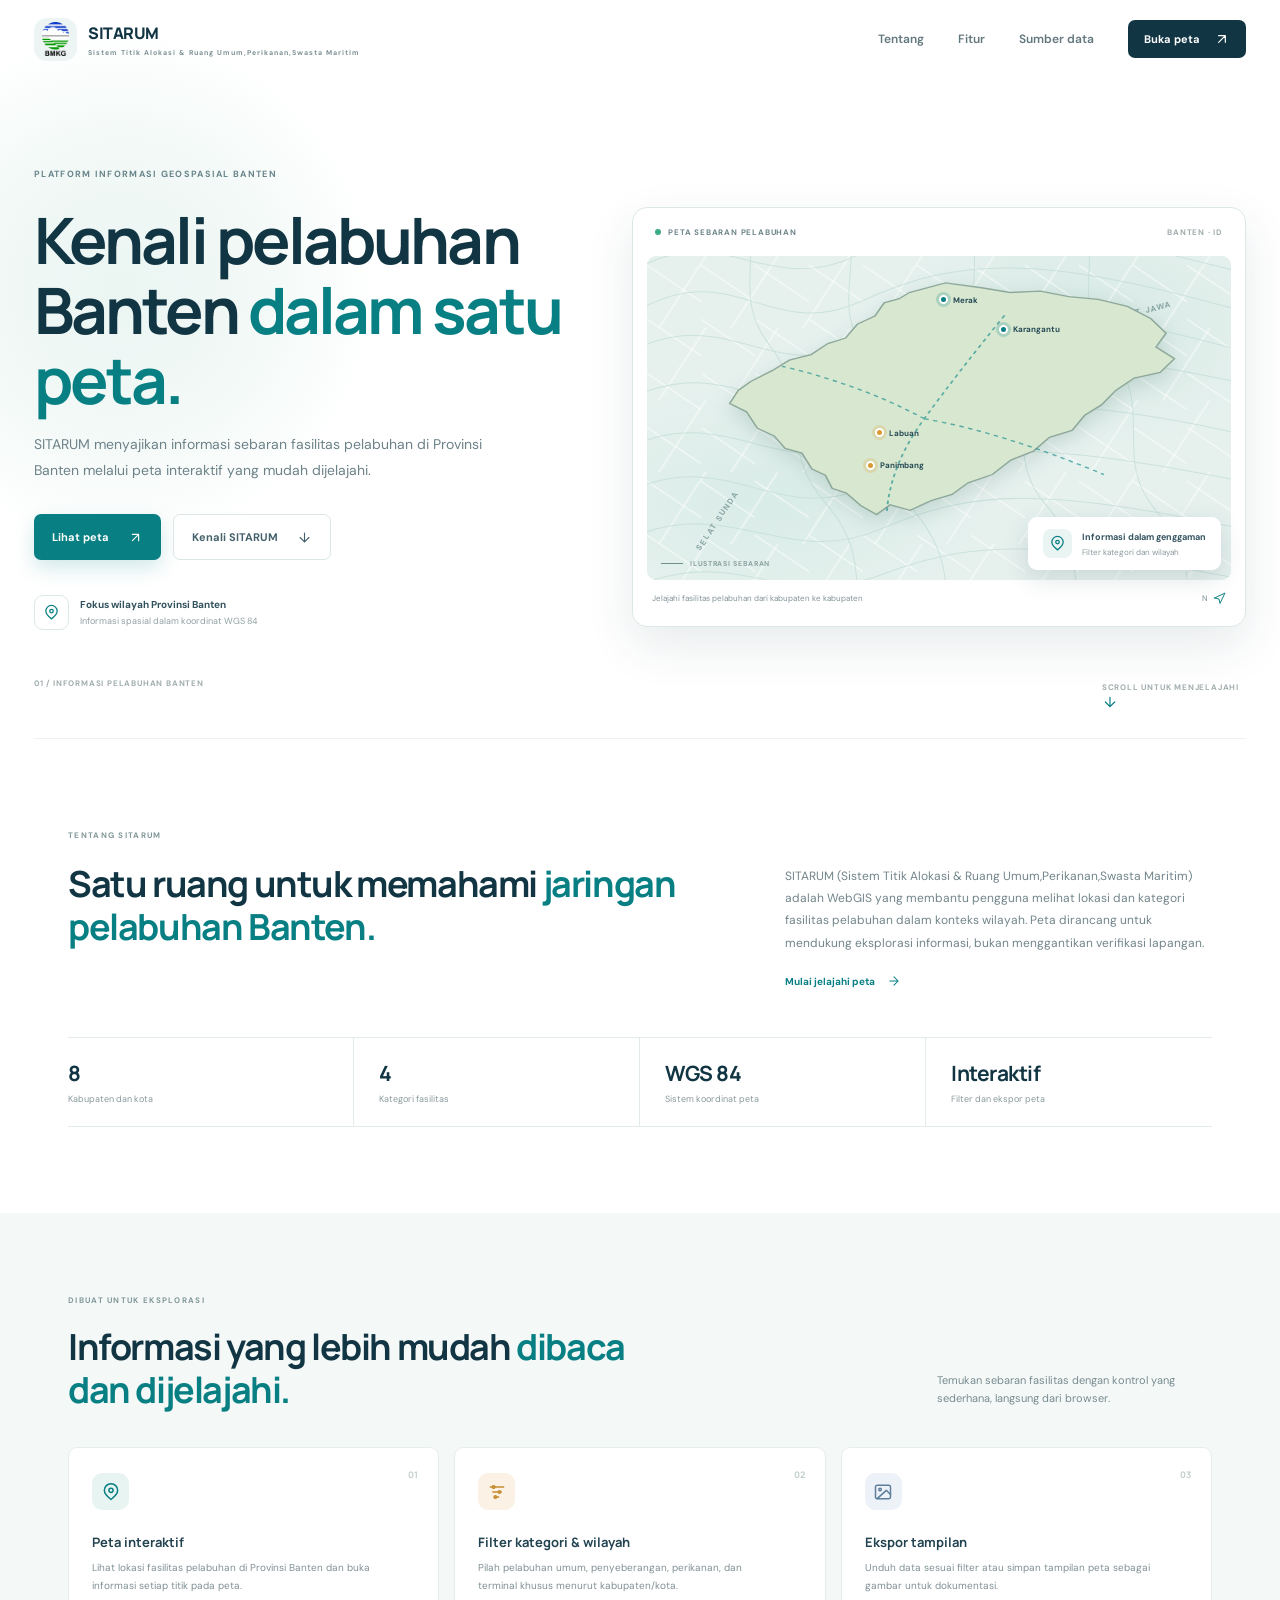
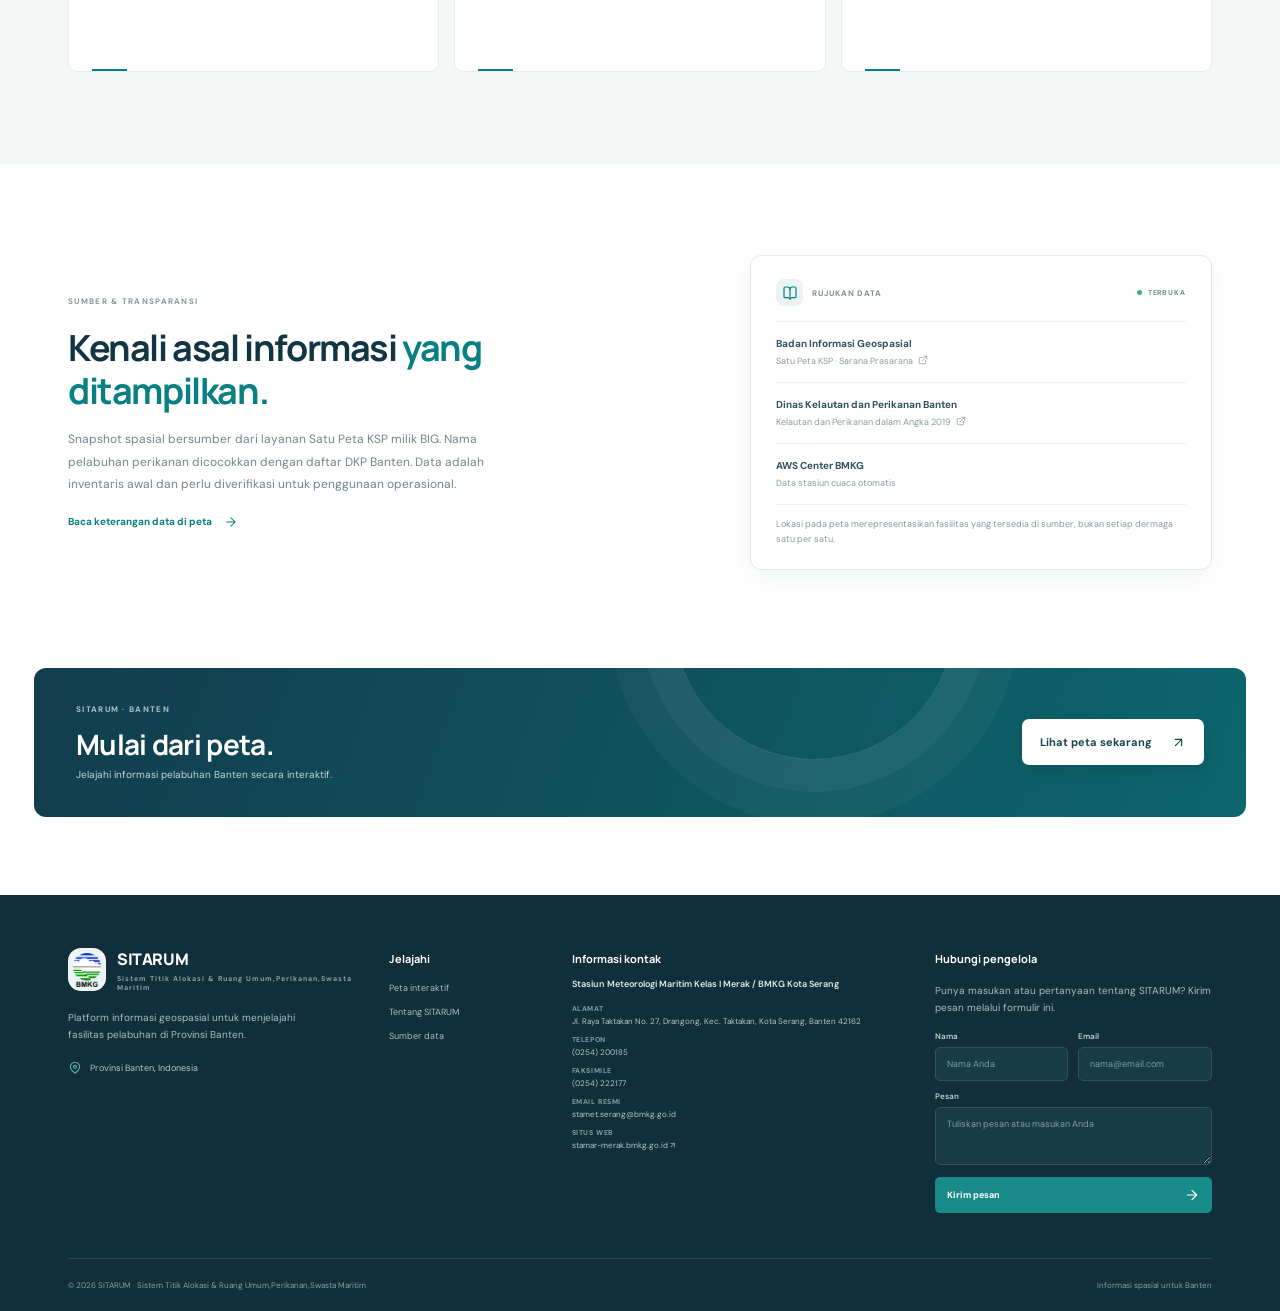
<file: index.html>
<!doctype html>
<html lang="id">
<head>
  <meta charset="utf-8">
  <meta name="viewport" content="width=device-width, initial-scale=1">
  <meta name="theme-color" content="#f4f8f7">
  <meta name="description" content="SITARUM, Sistem Titik Alokasi & Ruang Umum,Perikanan,Swasta Maritim. Jelajahi sebaran fasilitas pelabuhan secara interaktif.">
  <title>SITARUM</title>
  <link rel="icon" type="image/png" href="Logo_BMKG_(2010).png">
  <link rel="preconnect" href="https://fonts.googleapis.com">
  <link rel="preconnect" href="https://fonts.gstatic.com" crossorigin>
  <link href="https://fonts.googleapis.com/css2?family=DM+Sans:wght@400;500;600;700&family=Manrope:wght@400;500;600;700;800&display=swap" rel="stylesheet">
  <link rel="stylesheet" href="landing.css?v=footer-contact-details-v1">
</head>
<body>
  <!-- Interface icons: Lucide SVG icon set, ISC license (https://lucide.dev/license). -->
  <header class="site-header">
    <a class="brand" href="index.html" aria-label="SITARUM beranda">
      <span class="brand-logo"><img src="Logo_BMKG_(2010).png" alt="Logo BMKG"></span>
      <span class="brand-name">SITARUM<small> Sistem Titik Alokasi & Ruang Umum,Perikanan,Swasta Maritim</small></span>
    </a>
    <button class="menu-toggle" id="menuToggle" aria-label="Buka navigasi" aria-expanded="false"><svg class="ui-icon" viewBox="0 0 24 24" aria-hidden="true"><path d="M4 6h16M4 12h16M4 18h16"/></svg></button>
    <nav class="main-nav" id="mainNav" aria-label="Navigasi utama">
      <a href="#tentang">Tentang</a><a href="#fitur">Fitur</a><a href="#sumber">Sumber data</a>
      <a class="nav-cta" href="map.html">Buka peta <span><svg class="ui-icon" viewBox="0 0 24 24" aria-hidden="true"><path d="M7 17 17 7M7 7h10v10"/></svg></span></a>
    </nav>
  </header>

  <main>
    <section class="hero">
      <div class="hero-copy">
        <div class="eyebrow">PLATFORM INFORMASI GEOSPASIAL BANTEN</div>
        <h1>Kenali pelabuhan Banten <span>dalam satu peta.</span></h1>
        <p class="hero-description">SITARUM menyajikan informasi sebaran fasilitas pelabuhan di Provinsi Banten melalui peta interaktif yang mudah dijelajahi.</p>
        <div class="hero-actions"><a class="button button-primary" href="map.html">Lihat peta <span><svg class="ui-icon" viewBox="0 0 24 24" aria-hidden="true"><path d="M7 17 17 7M7 7h10v10"/></svg></span></a><a class="button button-secondary" href="#tentang">Kenali SITARUM <span><svg class="ui-icon" viewBox="0 0 24 24" aria-hidden="true"><path d="M12 5v14m7-7-7 7-7-7"/></svg></span></a></div>
        <div class="hero-trust"><span class="trust-mark"><svg class="ui-icon" viewBox="0 0 24 24" aria-hidden="true"><path d="M20 10c0 5-8 11-8 11S4 15 4 10a8 8 0 1 1 16 0Z"/><circle cx="12" cy="10" r="2.5"/></svg></span><span><strong>Fokus wilayah Provinsi Banten</strong><small>Informasi spasial dalam koordinat WGS 84</small></span></div>
      </div>
      <div class="hero-visual" aria-label="Ilustrasi peta maritim Banten">
        <div class="visual-topline"><span><i></i> PETA SEBARAN PELABUHAN</span><span class="visual-coord">BANTEN · ID</span></div>
        <div class="map-art">
          <svg class="contour-lines" viewBox="0 0 640 470" preserveAspectRatio="xMidYMid slice" aria-hidden="true"><path d="M-20 76C85 13 128 105 230 57S410 12 670 80M-10 117c106-60 144 36 245-10S421 51 664 121M-20 163c108-56 155 37 251-11S418 96 665 165M-16 212c112-50 149 40 255-8s179-58 429-4M-10 263c98-42 166 45 261-2s196-56 416-5M-20 315c114-50 158 41 266-6s170-52 425-1M-15 365c111-45 167 37 273-9s187-43 412 4M-14 420c119-48 160 29 273-14s190-32 407 8"/><path d="M89-20c52 72-3 112 46 176s5 109 62 174 12 115 61 167M204-15c47 78-11 117 39 183s3 110 54 174 14 108 59 149M334-20c54 81-4 112 48 181s8 116 56 170 17 106 60 156M464-15c48 68-8 116 44 179s-2 115 53 176 11 106 59 151"/></svg>
          <div class="sea-label sea-north">LAUT JAWA</div><div class="sea-label sea-sunda">SELAT SUNDA</div>
          <svg class="banten-shape" viewBox="0 0 640 470" preserveAspectRatio="none" aria-hidden="true"><path d="M284 53 327 39 370 46 404 53 440 51 474 59 509 63 544 73 572 91 590 112 578 132 600 149 583 169 552 177 530 195 513 216 493 231 478 253 451 263 432 283 405 296 383 317 354 329 335 346 310 355 285 369 261 361 245 375 226 362 209 344 192 337 184 318 168 309 156 286 136 279 123 261 103 250 90 226 70 214 80 195 95 182 121 166 141 151 167 143 187 127 208 119 222 99 243 87 254 68 272 62Z"/></svg>
          <svg class="route-lines" viewBox="0 0 640 470" preserveAspectRatio="none" aria-hidden="true"><path d="M392 86Q341 169 304 236T263 370"/><path d="M304 236Q390 256 501 317"/><path d="M304 236Q233 186 148 160"/></svg>
          <div class="map-point point-one"><span></span><b>Merak</b></div><div class="map-point point-two"><span></span><b>Karangantu</b></div><div class="map-point point-three"><span></span><b>Labuan</b></div><div class="map-point point-four"><span></span><b>Panimbang</b></div>
          <div class="map-scale"><i></i><span>ILUSTRASI SEBARAN</span></div>
        </div>
        <div class="visual-foot"><span>Jelajahi fasilitas pelabuhan dari kabupaten ke kabupaten</span><span class="compass">N <b><svg class="ui-icon" viewBox="0 0 24 24" aria-hidden="true"><path d="m3 11 19-9-9 19-2-8-8-2Z"/></svg></b></span></div>
        <div class="visual-float"><span class="float-icon"><svg class="ui-icon" viewBox="0 0 24 24" aria-hidden="true"><path d="M20 10c0 5-8 11-8 11S4 15 4 10a8 8 0 1 1 16 0Z"/><circle cx="12" cy="10" r="2.5"/></svg></span><div><strong>Informasi dalam genggaman</strong><small>Filter kategori dan wilayah</small></div></div>
      </div>
      <div class="hero-bottom"><span>01 / INFORMASI PELABUHAN BANTEN</span><span>SCROLL UNTUK MENJELAJAHI <b><svg class="ui-icon" viewBox="0 0 24 24" aria-hidden="true"><path d="M12 5v14m7-7-7 7-7-7"/></svg></b></span></div>
    </section>

    <section class="intro section-wrap" id="tentang">
      <div class="section-label">TENTANG SITARUM</div>
      <div class="intro-grid"><h2>Satu ruang untuk memahami <span>jaringan pelabuhan Banten.</span></h2><div><p>SITARUM (Sistem Titik Alokasi & Ruang Umum,Perikanan,Swasta Maritim) adalah WebGIS yang membantu pengguna melihat lokasi dan kategori fasilitas pelabuhan dalam konteks wilayah. Peta dirancang untuk mendukung eksplorasi informasi, bukan menggantikan verifikasi lapangan.</p><a class="text-link" href="map.html">Mulai jelajahi peta <span><svg class="ui-icon" viewBox="0 0 24 24" aria-hidden="true"><path d="M5 12h14m-7-7 7 7-7 7"/></svg></span></a></div></div>
      <div class="stats-row"><article><strong>8</strong><span>Kabupaten dan kota</span></article><article><strong>4</strong><span>Kategori fasilitas</span></article><article><strong>WGS 84</strong><span>Sistem koordinat peta</span></article><article><strong>Interaktif</strong><span>Filter dan ekspor peta</span></article></div>
    </section>

    <section class="features-section" id="fitur">
      <div class="section-wrap"><div class="section-label">DIBUAT UNTUK EKSPLORASI</div><div class="feature-heading"><h2>Informasi yang lebih mudah <span>dibaca dan dijelajahi.</span></h2><p>Temukan sebaran fasilitas dengan kontrol yang sederhana, langsung dari browser.</p></div>
        <div class="feature-grid">
          <article class="feature-card"><div class="feature-number">01</div><div class="feature-icon teal-icon"><svg class="ui-icon" viewBox="0 0 24 24" aria-hidden="true"><path d="M20 10c0 5-8 11-8 11S4 15 4 10a8 8 0 1 1 16 0Z"/><circle cx="12" cy="10" r="2.5"/></svg></div><h3>Peta interaktif</h3><p>Lihat lokasi fasilitas pelabuhan di Provinsi Banten dan buka informasi setiap titik pada peta.</p><span class="feature-line"></span></article>
          <article class="feature-card"><div class="feature-number">02</div><div class="feature-icon gold-icon"><svg class="ui-icon" viewBox="0 0 24 24" aria-hidden="true"><path d="M4 6h16M7 12h10m-7 6h4"/><circle cx="8" cy="6" r="1.5"/><circle cx="15" cy="12" r="1.5"/><circle cx="10" cy="18" r="1.5"/></svg></div><h3>Filter kategori & wilayah</h3><p>Pilah pelabuhan umum, penyeberangan, perikanan, dan terminal khusus menurut kabupaten/kota.</p><span class="feature-line"></span></article>
          <article class="feature-card"><div class="feature-number">03</div><div class="feature-icon blue-icon"><svg class="ui-icon" viewBox="0 0 24 24" aria-hidden="true"><rect x="3" y="4" width="18" height="16" rx="2"/><circle cx="8.5" cy="9" r="1.5"/><path d="m21 15-5-5L5 20"/></svg></div><h3>Ekspor tampilan</h3><p>Unduh data sesuai filter atau simpan tampilan peta sebagai gambar untuk dokumentasi.</p><span class="feature-line"></span></article>
        </div>
      </div>
    </section>

    <section class="data-section section-wrap" id="sumber">
      <div class="data-copy"><div class="section-label">SUMBER & TRANSPARANSI</div><h2>Kenali asal informasi <span>yang ditampilkan.</span></h2><p>Snapshot spasial bersumber dari layanan Satu Peta KSP milik BIG. Nama pelabuhan perikanan dicocokkan dengan daftar DKP Banten. Data adalah inventaris awal dan perlu diverifikasi untuk penggunaan operasional.</p><a class="text-link" href="map.html">Baca keterangan data di peta <span><svg class="ui-icon" viewBox="0 0 24 24" aria-hidden="true"><path d="M5 12h14m-7-7 7 7-7 7"/></svg></span></a></div>
      <div class="source-card"><div class="source-card-head"><span class="source-icon"><svg class="ui-icon" viewBox="0 0 24 24" aria-hidden="true"><path d="M12 7v14"/><path d="M3 18V5a2 2 0 0 1 2-2h3a4 4 0 0 1 4 4 4 4 0 0 1 4-4h3a2 2 0 0 1 2 2v13a1 1 0 0 1-1 1h-4a4 4 0 0 0-4 2 4 4 0 0 0-4-2H4a1 1 0 0 1-1-1Z"/></svg></span><span>RUJUKAN DATA</span><span class="source-status"><i></i> TERBUKA</span></div><a href="https://kspservices.big.go.id/satupeta/rest/services/PUBLIK/SARANA_PRASARANA/MapServer/layers" target="_blank" rel="noopener"><strong>Badan Informasi Geospasial</strong><small>Satu Peta KSP · Sarana Prasarana <svg class="ui-icon external-icon" viewBox="0 0 24 24" aria-hidden="true"><path d="M14 3h7v7m0-7L10 14"/><path d="M18 13v6a2 2 0 0 1-2 2H5a2 2 0 0 1-2-2V8a2 2 0 0 1 2-2h6"/></svg></small></a><a href="https://dmsppid.bantenprov.go.id/upload/dms/37/buku-saku-dkp-2019.pdf" target="_blank" rel="noopener"><strong>Dinas Kelautan dan Perikanan Banten</strong><small>Kelautan dan Perikanan dalam Angka 2019 <svg class="ui-icon external-icon" viewBox="0 0 24 24" aria-hidden="true"><path d="M14 3h7v7m0-7L10 14"/><path d="M18 13v6a2 2 0 0 1-2 2H5a2 2 0 0 1-2-2V8a2 2 0 0 1 2-2h6"/></svg></small></a><a href="https://awscenter.bmkg.go.id/" target="_blank" rel="noopener"><strong>AWS Center BMKG</strong><small>Data stasiun cuaca otomatis</small></a><div class="source-note">Lokasi pada peta merepresentasikan fasilitas yang tersedia di sumber, bukan setiap dermaga satu per satu.</div></div>
    </section>

    <section class="closing-cta"><div><span class="section-label">SITARUM · BANTEN</span><h2>Mulai dari peta.</h2><p>Jelajahi informasi pelabuhan Banten secara interaktif.</p></div><a class="button button-white" href="map.html">Lihat peta sekarang <span><svg class="ui-icon" viewBox="0 0 24 24" aria-hidden="true"><path d="M7 17 17 7M7 7h10v10"/></svg></span></a></section>
  </main>

  <footer class="site-footer" id="kontak">
    <div class="footer-main"><div class="footer-brand"><a class="brand" href="index.html"><span class="brand-logo"><img src="Logo_BMKG_(2010).png" alt="Logo BMKG"></span><span class="brand-name">SITARUM<small>Sistem Titik Alokasi & Ruang Umum,Perikanan,Swasta Maritim</small></span></a><p>Platform informasi geospasial untuk menjelajahi fasilitas pelabuhan di Provinsi Banten.</p><div class="footer-location"><span><svg class="ui-icon" viewBox="0 0 24 24" aria-hidden="true"><path d="M20 10c0 5-8 11-8 11S4 15 4 10a8 8 0 1 1 16 0Z"/><circle cx="12" cy="10" r="2.5"/></svg></span> Provinsi Banten, Indonesia</div></div>
      <div class="footer-links"><h3>Jelajahi</h3><a href="map.html">Peta interaktif</a><a href="#tentang">Tentang SITARUM</a><a href="#sumber">Sumber data</a></div>
      <div class="footer-institution"><h3>Informasi kontak</h3><strong class="institution-name">Stasiun Meteorologi Maritim Kelas I Merak / BMKG Kota Serang</strong><dl><div><dt>Alamat</dt><dd>Jl. Raya Taktakan No. 27, Drangong, Kec. Taktakan, Kota Serang, Banten 42162</dd></div><div><dt>Telepon</dt><dd><a href="tel:+62254200185">(0254) 200185</a></dd></div><div><dt>Faksimile</dt><dd>(0254) 222177</dd></div><div><dt>Email resmi</dt><dd><a href="mailto:stamet.serang@bmkg.go.id">stamet.serang@bmkg.go.id</a></dd></div><div><dt>Situs web</dt><dd><a href="https://stamar-merak.bmkg.go.id/" target="_blank" rel="noopener">stamar-merak.bmkg.go.id ↗</a></dd></div></dl></div>
      <div class="footer-contact"><h3>Hubungi pengelola</h3><p>Punya masukan atau pertanyaan tentang SITARUM? Kirim pesan melalui formulir ini.</p><form class="contact-form" action="/api/contact" method="post"><div class="form-field"><label for="contactName">Nama</label><input id="contactName" name="name" type="text" placeholder="Nama Anda" autocomplete="name" required></div><div class="form-field"><label for="contactEmail">Email</label><input id="contactEmail" name="email" type="email" placeholder="nama@email.com" autocomplete="email" required></div><div class="form-field form-message"><label for="contactMessage">Pesan</label><textarea id="contactMessage" name="message" rows="3" placeholder="Tuliskan pesan atau masukan Anda" required></textarea></div><button type="submit">Kirim pesan <span><svg class="ui-icon" viewBox="0 0 24 24" aria-hidden="true"><path d="M5 12h14m-7-7 7 7-7 7"/></svg></span></button></form></div>
    </div>
    <div class="footer-bottom"><span>© 2026 SITARUM · Sistem Titik Alokasi & Ruang Umum,Perikanan,Swasta Maritim</span><span>Informasi spasial untuk Banten</span></div>
  </footer>
  <script>
    const menuToggle=document.getElementById('menuToggle');
    const mainNav=document.getElementById('mainNav');
    menuToggle.addEventListener('click',()=>{const isOpen=mainNav.classList.toggle('open');menuToggle.setAttribute('aria-expanded',String(isOpen));menuToggle.setAttribute('aria-label',isOpen?'Tutup navigasi':'Buka navigasi')});
    mainNav.querySelectorAll('a').forEach(link=>link.addEventListener('click',()=>{mainNav.classList.remove('open');menuToggle.setAttribute('aria-expanded','false')}));
    const revealTargets=document.querySelectorAll('.intro .section-label,.intro-grid,.stats-row,.features-section .section-label,.feature-heading,.feature-card,.data-copy,.source-card,.closing-cta,.footer-brand,.footer-links,.footer-contact');
    revealTargets.forEach((element,index)=>{element.classList.add('scroll-reveal');if(element.classList.contains('feature-card'))element.style.setProperty('--reveal-delay',`${(index%3)*100}ms`)});
    document.body.classList.add('reveal-enabled');
    if('IntersectionObserver' in window){
      const revealObserver=new IntersectionObserver(entries=>entries.forEach(entry=>{if(entry.isIntersecting){entry.target.classList.add('is-visible');revealObserver.unobserve(entry.target)}}),{threshold:.14,rootMargin:'0px 0px -35px 0px'});
      revealTargets.forEach(element=>revealObserver.observe(element));
    }else{revealTargets.forEach(element=>element.classList.add('is-visible'))}
    let sectionScrollFrame=0,previousScrollBehavior='';
    function cancelSectionScroll(){if(!sectionScrollFrame)return;cancelAnimationFrame(sectionScrollFrame);sectionScrollFrame=0;document.documentElement.style.scrollBehavior=previousScrollBehavior}
    function animateToSection(target){
      cancelSectionScroll();
      if(window.matchMedia('(prefers-reduced-motion: reduce)').matches){target.scrollIntoView();return}
      const root=document.documentElement,start=window.scrollY,destination=Math.max(0,target.getBoundingClientRect().top+start-18),distance=destination-start,duration=Math.min(1250,Math.max(800,Math.abs(distance)*.65));
      if(Math.abs(distance)<4)return;
      previousScrollBehavior=root.style.scrollBehavior;root.style.scrollBehavior='auto';let beganAt;
      const step=now=>{if(!beganAt)beganAt=now;const progress=Math.min(1,(now-beganAt)/duration),eased=progress<.5?4*progress*progress*progress:1-Math.pow(-2*progress+2,3)/2;window.scrollTo(0,start+distance*eased);if(progress<1){sectionScrollFrame=requestAnimationFrame(step)}else{sectionScrollFrame=0;root.style.scrollBehavior=previousScrollBehavior;target.classList.remove('section-arrive');requestAnimationFrame(()=>{target.classList.add('section-arrive');setTimeout(()=>target.classList.remove('section-arrive'),850)})}};
      sectionScrollFrame=requestAnimationFrame(step);
    }
    window.addEventListener('wheel',cancelSectionScroll,{passive:true});window.addEventListener('touchstart',cancelSectionScroll,{passive:true});window.addEventListener('keydown',event=>{if(['ArrowDown','ArrowUp','PageDown','PageUp','Home','End',' '].includes(event.key))cancelSectionScroll()});
    document.querySelectorAll('a[href^="#"]').forEach(link=>link.addEventListener('click',event=>{
      const target=document.querySelector(link.getAttribute('href'));
      if(!target)return;
      event.preventDefault();animateToSection(target);
    }));
  </script>
</body>
</html>
</file>
<file: landing.css>
:root{--navy:#123544;--ink:#183745;--muted:#71858c;--teal:#087f83;--teal-dark:#086c70;--gold:#d99a32;--paper:#f4f8f7;--line:#e3ecea;--white:#fff;--shadow:0 18px 48px rgba(24,55,69,.1)}*{box-sizing:border-box}html{scroll-behavior:smooth;scroll-padding-top:88px}body{margin:0;background:#fff;color:var(--ink);font-family:'DM Sans',sans-serif;font-size:14px;-webkit-font-smoothing:antialiased}a{color:inherit;text-decoration:none}.site-header{height:78px;max-width:1280px;padding:0 34px;margin:auto;display:flex;align-items:center;justify-content:space-between;position:relative;z-index:10}.brand{display:flex;align-items:center;gap:11px}.brand-logo{display:grid;place-items:center;width:43px;height:43px;border-radius:13px;background:#edf5f4}.brand-logo img{width:34px;height:34px;object-fit:contain}.brand-name{font:800 16px Manrope,sans-serif;letter-spacing:-.45px;color:var(--navy)}.brand-name small{display:block;margin-top:4px;color:#7e9195;font:700 7px 'DM Sans',sans-serif;letter-spacing:1px}.main-nav{display:flex;align-items:center;gap:34px}.main-nav>a:not(.nav-cta){font-size:12px;font-weight:600;color:#61767d;transition:color .2s}.main-nav>a:not(.nav-cta):hover{color:var(--teal)}.nav-cta{padding:11px 16px;border-radius:7px;background:var(--navy);color:white;font-size:11px;font-weight:700;display:flex;align-items:center;gap:14px;transition:background .2s,transform .2s}.nav-cta:hover{background:var(--teal-dark);transform:translateY(-1px)}.nav-cta span{font-size:15px}.menu-toggle{display:none}.hero{position:relative;max-width:1280px;min-height:610px;margin:auto;padding:86px 34px 78px;display:grid;grid-template-columns:.94fr 1.06fr;gap:54px;align-items:center}.hero:before{content:"";position:absolute;left:-140px;top:-50px;width:520px;height:520px;border-radius:50%;background:radial-gradient(circle,#eaf5f2 0,rgba(234,245,242,.6) 38%,transparent 70%);z-index:-1}.hero-copy{padding:4px 0 30px}.eyebrow,.section-label{display:flex;align-items:center;gap:9px;color:#69858b;font-size:9px;font-weight:700;letter-spacing:1.3px}.eyebrow i{width:7px;height:7px;border-radius:50%;background:#3caa85;box-shadow:0 0 0 4px #e5f4ed}.hero h1{max-width:540px;margin:25px 0 18px;color:var(--navy);font:700 clamp(42px,5vw,66px)/1.09 Manrope,sans-serif;letter-spacing:-2.9px}.hero h1 span,.intro h2 span,.feature-heading h2 span,.data-copy h2 span{color:var(--teal)}.hero-description{max-width:465px;color:#6d8289;font-size:14px;line-height:1.85;margin:0}.hero-actions{display:flex;align-items:center;gap:12px;margin-top:30px}.button{height:46px;padding:0 18px;display:inline-flex;align-items:center;justify-content:center;gap:19px;border-radius:7px;font-size:11px;font-weight:700;transition:transform .2s,box-shadow .2s,background .2s}.button:hover{transform:translateY(-2px)}.button span{font-size:16px}.button-primary{background:var(--teal);color:white;box-shadow:0 8px 20px #087f832e}.button-primary:hover{background:var(--teal-dark);box-shadow:0 10px 22px #087f8338}.button-secondary{border:1px solid #dce7e5;color:#45616b;background:rgba(255,255,255,.75)}.hero-trust{display:flex;align-items:center;gap:11px;margin-top:35px}.trust-mark{width:35px;height:35px;border:1px solid #dce9e5;border-radius:9px;background:#fff;color:var(--teal);display:grid;place-items:center;font-size:19px}.hero-trust strong,.hero-trust small{display:block}.hero-trust strong{font-size:10px;color:#31515d}.hero-trust small{font-size:9px;color:#91a0a3;margin-top:4px}.hero-visual{height:420px;position:relative;border:1px solid #dce8e5;border-radius:15px;background:#fff;box-shadow:var(--shadow);padding:0 14px 12px;transform:translateY(5px)}.visual-topline{height:48px;display:flex;align-items:center;justify-content:space-between;padding:0 8px;color:#6d858a;font-size:8px;font-weight:700;letter-spacing:.8px}.visual-topline>span:first-child{display:flex;align-items:center;gap:7px}.visual-topline i,.source-status i{width:6px;height:6px;border-radius:50%;background:#3caa85}.visual-coord{font-size:8px;color:#a0acad}.map-art{height:324px;position:relative;overflow:hidden;border-radius:9px;background-color:#e6f1ee;background-image:linear-gradient(34deg,transparent 48%,rgba(255,255,255,.5) 49%,rgba(255,255,255,.5) 50%,transparent 51%),linear-gradient(123deg,transparent 48%,rgba(255,255,255,.42) 49%,rgba(255,255,255,.42) 50%,transparent 51%),radial-gradient(ellipse at 21% 75%,#d9ece7 0,transparent 35%),radial-gradient(ellipse at 75% 22%,#d6e9e4 0,transparent 34%);background-size:54px 54px,72px 72px,auto,auto}.contour-lines{position:absolute;inset:0;width:100%;height:100%;fill:none;stroke:#c2dcd5;stroke-width:1.1;opacity:.72}.banten-shape{position:absolute;left:39%;top:8%;height:86%;width:auto;filter:drop-shadow(0 8px 10px #28564925)}.banten-shape path{fill:#d8e7cf;stroke:#8ea99b;stroke-width:2}.route-lines{position:absolute;inset:0;width:100%;height:100%;fill:none;stroke:#168d8c;stroke-width:2;stroke-dasharray:5 5;opacity:.65}.sea-label{position:absolute;color:#88a5a4;font-size:8px;font-weight:700;letter-spacing:1.4px}.sea-north{right:10%;top:15%;transform:rotate(-12deg)}.sea-sunda{left:6%;bottom:17%;transform:rotate(-56deg)}.map-point{position:absolute;display:flex;align-items:center;gap:5px;color:#264b56;font-size:8px;font-weight:700;white-space:nowrap}.map-point span{position:relative;width:9px;height:9px;border:2px solid white;border-radius:50%;background:var(--teal);box-shadow:0 0 0 3px #087f8336}.point-one{left:60%;top:29%}.point-two{left:47%;top:51%}.point-three{left:38%;top:67%}.point-four{left:49%;top:78%}.point-three span{background:var(--gold);box-shadow:0 0 0 3px #d99a3236}.point-four span{background:var(--gold);box-shadow:0 0 0 3px #d99a3236}.map-scale{position:absolute;bottom:12px;left:14px;display:flex;align-items:center;gap:7px;color:#8aa09f;font-size:7px;font-weight:700;letter-spacing:.7px}.map-scale i{height:1px;width:22px;background:#71918c}.visual-foot{height:36px;display:flex;align-items:center;justify-content:space-between;padding:0 5px;color:#829397;font-size:8px}.compass{display:flex;gap:5px;align-items:center;color:#789097}.compass b{font-size:13px;color:var(--teal)}.visual-float{position:absolute;right:24px;bottom:56px;left:auto;padding:12px 15px;border-radius:9px;background:#fff;box-shadow:0 8px 26px rgba(25,60,70,.14);display:flex;align-items:center;gap:10px}.float-icon{width:29px;height:29px;display:grid;place-items:center;border-radius:8px;background:#eaf4f2;color:var(--teal);font-size:16px}.visual-float strong,.visual-float small{display:block}.visual-float strong{font-size:9px;color:#345460}.visual-float small{margin-top:4px;color:#8a999d;font-size:8px}.hero-bottom{position:absolute;left:34px;right:34px;bottom:28px;display:flex;justify-content:space-between;color:#a1adae;font-size:8px;letter-spacing:.8px;font-weight:700}.hero-bottom b{padding-left:7px;color:var(--teal);font-size:12px}.section-wrap{max-width:1212px;margin:0 auto;padding-left:34px;padding-right:34px}.intro{padding-top:91px;padding-bottom:86px;border-top:1px solid #edf2f0}.section-label{font-size:8px;color:#829899}.intro-grid{display:grid;grid-template-columns:1fr .68fr;gap:90px;margin-top:22px}.intro h2,.feature-heading h2,.data-copy h2{font:700 36px/1.2 Manrope,sans-serif;letter-spacing:-1.4px;color:var(--navy);margin:0}.intro-grid>div p,.data-copy>p{margin:3px 0 17px;color:#72858b;font-size:12px;line-height:1.85}.text-link{display:inline-flex;gap:12px;align-items:center;color:var(--teal);font-size:10px;font-weight:700}.text-link span{font-size:16px;transition:transform .2s}.text-link:hover span{transform:translateX(3px)}.stats-row{margin-top:48px;border-top:1px solid var(--line);border-bottom:1px solid var(--line);display:grid;grid-template-columns:repeat(4,1fr)}.stats-row article{padding:21px 10px 21px 0;display:flex;flex-direction:column;gap:6px;border-right:1px solid var(--line)}.stats-row article:not(:first-child){padding-left:25px}.stats-row article:last-child{border:0}.stats-row strong{font:700 21px Manrope,sans-serif;color:var(--navy);letter-spacing:-.5px}.stats-row span{font-size:9px;color:#89999c}.features-section{background:var(--paper);padding:82px 0 92px}.feature-heading{display:flex;justify-content:space-between;align-items:flex-end;gap:30px;margin-top:20px}.feature-heading h2{max-width:570px}.feature-heading>p{max-width:275px;margin:0 0 3px;color:#788b90;font-size:11px;line-height:1.7}.feature-grid{display:grid;grid-template-columns:repeat(3,1fr);gap:15px;margin-top:36px}.feature-card{position:relative;min-height:225px;padding:25px 23px;background:#fff;border:1px solid #e6eeeb;border-radius:9px;overflow:hidden;transition:transform .2s,box-shadow .2s}.feature-card:hover{transform:translateY(-4px);box-shadow:0 13px 28px rgba(24,55,69,.08)}.feature-number{position:absolute;right:20px;top:20px;color:#c1cecc;font:700 9px Manrope}.feature-icon{width:37px;height:37px;display:grid;place-items:center;border-radius:10px;font-size:19px}.teal-icon{background:#e8f4f1;color:var(--teal)}.gold-icon{background:#fbf2e5;color:#c68c30}.blue-icon{background:#edf2f8;color:#5c7f9b}.feature-card h3{margin:23px 0 8px;font:700 13px Manrope;color:#234351}.feature-card p{max-width:290px;margin:0;color:#809095;font-size:10px;line-height:1.75}.feature-line{position:absolute;bottom:0;left:23px;width:35px;height:2px;background:var(--teal)}.data-section{padding-top:91px;padding-bottom:98px;display:grid;grid-template-columns:1fr .78fr;gap:90px;align-items:center}.data-copy h2{max-width:460px;margin-top:20px}.data-copy>p{max-width:470px;margin:16px 0}.source-card{padding:23px 25px;border:1px solid #e1eae7;border-radius:11px;box-shadow:0 8px 28px rgba(24,55,69,.055)}.source-card-head{display:flex;align-items:center;gap:9px;padding-bottom:15px;border-bottom:1px solid #edf1ef;color:#7d9093;font-size:8px;letter-spacing:.9px;font-weight:700}.source-icon{width:27px;height:27px;display:grid;place-items:center;border-radius:8px;background:#eaf4f2;color:var(--teal);font-size:15px}.source-status{margin-left:auto;display:flex;align-items:center;gap:6px;color:#659183;font-size:7px}.source-status i{width:5px;height:5px}.source-card>a{display:block;padding:15px 0;border-bottom:1px solid #edf1ef}.source-card>a strong,.source-card>a small{display:block}.source-card>a strong{color:#32515c;font-size:10px}.source-card>a small{margin-top:5px;color:#8b9a9d;font-size:9px}.source-card>a:hover strong{color:var(--teal)}.source-note{padding-top:12px;color:#89989b;font-size:9px;line-height:1.6}.closing-cta{max-width:1212px;margin:0 auto 78px;padding:36px 42px;border-radius:12px;background:linear-gradient(110deg,#123d4d,#0c666d);color:#fff;display:flex;align-items:center;justify-content:space-between;position:relative;overflow:hidden}.closing-cta:after{content:"";position:absolute;width:280px;height:280px;right:24%;top:-190px;border:1px solid #ffffff20;border-radius:50%;box-shadow:0 0 0 32px #ffffff0b,0 0 0 64px #ffffff08}.closing-cta>*{position:relative;z-index:1}.closing-cta .section-label{color:#a4c9c3}.closing-cta h2{margin:11px 0 5px;font:700 28px Manrope;letter-spacing:-.7px}.closing-cta p{margin:0;color:#c3d7d4;font-size:10px}.button-white{background:#fff;color:#174452;box-shadow:0 6px 16px #082b3833}.button-white:hover{background:#eef7f5}.site-footer{background:#102f3b;color:#fff;padding:53px max(34px,calc((100vw - 1212px)/2)) 0}.footer-main{max-width:1144px;margin:auto;display:grid;grid-template-columns:1.15fr .55fr 1fr;gap:65px;padding-bottom:45px}.footer-brand .brand-name{color:#fff}.footer-brand .brand-name small{color:#87a2a4}.footer-brand p,.footer-contact>p{color:#a9bdbe;font-size:10px;line-height:1.75}.footer-brand p{max-width:260px;margin:17px 0}.footer-location{display:flex;gap:8px;align-items:center;color:#b4c6c6;font-size:9px}.footer-location span{color:#60b8ab;font-size:14px}.footer-links h3,.footer-contact h3{margin:3px 0 16px;font:700 11px Manrope;color:#fff}.footer-links a{display:block;margin:12px 0;color:#a9bdbe;font-size:9px}.footer-links a:hover{color:white}.footer-contact>p{margin:0 0 14px}.contact-form{display:grid;grid-template-columns:1fr 1fr;gap:10px}.form-field{display:grid;gap:6px}.form-message,.contact-form button{grid-column:1/-1}.contact-form label{font-size:8px;color:#c0d1d0;font-weight:600}.contact-form input,.contact-form textarea{width:100%;border:1px solid #36515a;border-radius:5px;background:#173b47;color:#fff;padding:10px 11px;font:400 9px 'DM Sans',sans-serif;outline:none;resize:vertical}.contact-form input::placeholder,.contact-form textarea::placeholder{color:#829b9f}.contact-form input:focus,.contact-form textarea:focus{border-color:#68b9b0;box-shadow:0 0 0 2px #68b9b01d}.contact-form button{height:36px;border:0;border-radius:5px;background:#188b88;color:#fff;font:700 9px 'DM Sans',sans-serif;cursor:pointer;display:flex;align-items:center;justify-content:space-between;padding:0 12px;margin-top:2px}.contact-form button:hover{background:#21a09a}.footer-bottom{max-width:1144px;margin:auto;min-height:53px;border-top:1px solid #29454d;display:flex;justify-content:space-between;align-items:center;color:#86a0a2;font-size:8px}
@media(min-width:1400px){.hero{min-height:660px}.hero-visual{height:455px}.map-art{height:359px}}
@media(max-width:900px){.site-header{padding:0 24px}.hero{padding:65px 24px 75px;gap:24px;grid-template-columns:.9fr 1.1fr}.hero h1{font-size:48px}.hero-visual{height:375px;padding:0 10px 10px}.map-art{height:280px}.visual-float{right:18px;left:auto;bottom:46px}.section-wrap{padding-left:24px;padding-right:24px}.intro-grid,.data-section{gap:45px}.feature-heading h2,.intro h2,.data-copy h2{font-size:31px}.closing-cta{margin-left:24px;margin-right:24px}.footer-main{gap:35px}.site-footer{padding-left:24px;padding-right:24px}}
@media(max-width:680px){.site-header{height:68px;padding:0 18px}.brand-logo{width:39px;height:39px}.brand-logo img{width:31px;height:31px}.brand-name{font-size:14px}.brand-name small{font-size:6px}.menu-toggle{display:grid;place-items:center;width:36px;height:36px;border:1px solid var(--line);border-radius:7px;background:#fff;color:var(--navy);font-size:17px}.main-nav{display:none;position:absolute;top:60px;left:14px;right:14px;padding:12px;background:#fff;border:1px solid var(--line);border-radius:9px;box-shadow:var(--shadow);align-items:stretch;gap:0}.main-nav.open{display:flex;flex-direction:column}.main-nav>a:not(.nav-cta){padding:12px 10px}.nav-cta{justify-content:space-between;margin-top:5px}.hero{display:flex;flex-direction:column;align-items:stretch;padding:55px 20px 73px;gap:36px}.hero-copy{padding:0}.eyebrow{font-size:8px}.hero h1{font-size:clamp(39px,11vw,54px);letter-spacing:-2px;margin:21px 0 14px}.hero-description{font-size:12px}.hero-actions{margin-top:23px}.button{height:43px;padding:0 14px;gap:12px}.hero-trust{margin-top:25px}.hero-visual{height:350px;margin:0 4px 0 13px;padding:0 9px 8px}.visual-topline{height:42px;padding:0 4px;font-size:7px}.map-art{height:267px}.visual-foot{font-size:7px}.visual-float{right:12px;left:auto;bottom:46px;padding:9px 11px}.float-icon{width:26px;height:26px}.visual-float strong{font-size:8px}.banten-shape{left:39%;height:83%}.hero-bottom{left:20px;right:20px;bottom:25px;font-size:7px}.hero-bottom span:first-child{max-width:48%}.section-wrap{padding-left:20px;padding-right:20px}.intro{padding-top:62px;padding-bottom:60px}.intro-grid{grid-template-columns:1fr;gap:15px;margin-top:18px}.intro h2,.feature-heading h2,.data-copy h2{font-size:29px}.intro-grid>div p,.data-copy>p{font-size:11px}.stats-row{grid-template-columns:1fr 1fr;margin-top:30px}.stats-row article{padding:16px 10px 16px 0;border-bottom:1px solid var(--line)}.stats-row article:not(:first-child){padding-left:15px}.stats-row article:nth-child(2){border-right:0}.stats-row article:nth-child(3),.stats-row article:nth-child(4){border-bottom:0}.stats-row strong{font-size:18px}.stats-row span{font-size:8px}.features-section{padding:62px 0}.feature-heading{display:block;margin-top:17px}.feature-heading>p{margin-top:12px}.feature-grid{grid-template-columns:1fr;gap:10px;margin-top:25px}.feature-card{min-height:180px;padding:20px}.feature-card h3{margin-top:17px}.feature-line{left:20px}.data-section{grid-template-columns:1fr;gap:28px;padding-top:63px;padding-bottom:67px}.data-copy h2{margin-top:16px}.source-card{padding:19px}.closing-cta{margin:0 20px 55px;padding:26px 22px;display:block}.closing-cta h2{font-size:25px}.closing-cta .button{margin-top:20px}.site-footer{padding:39px 20px 0}.footer-main{grid-template-columns:1fr 1fr;gap:27px 18px;padding-bottom:30px}.footer-brand{grid-column:1/-1}.footer-brand p{max-width:340px}.footer-contact{grid-column:1/-1}.contact-form{grid-template-columns:1fr 1fr}.footer-bottom{min-height:55px;font-size:7px;gap:12px}.footer-bottom span:last-child{text-align:right}}
@media(max-width:380px){.hero-actions{align-items:stretch;flex-direction:column}.hero-actions .button{justify-content:space-between}.hero-visual{height:320px}.map-art{height:237px}.visual-float{bottom:42px}.footer-main{grid-template-columns:1fr}.footer-brand,.footer-contact{grid-column:auto}.footer-links{grid-column:auto}}

.reveal-enabled .scroll-reveal{opacity:0;transform:translateY(22px);transition:opacity .7s cubic-bezier(.2,.7,.2,1),transform .7s cubic-bezier(.2,.7,.2,1);transition-delay:var(--reveal-delay,0ms)}.reveal-enabled .scroll-reveal.is-visible{opacity:1;transform:translateY(0)}.section-arrive .section-label{animation:label-arrive .8s ease-out}@keyframes label-arrive{0%{opacity:.35;transform:translateY(5px)}45%{opacity:1;color:#087f83}100%{opacity:1;transform:translateY(0)}}
@media(prefers-reduced-motion:reduce){html{scroll-behavior:auto}.reveal-enabled .scroll-reveal,.reveal-enabled .scroll-reveal.is-visible{opacity:1;transform:none;transition:none}.section-arrive .section-label{animation:none}}

.ui-icon{display:block;width:16px;height:16px;fill:none;stroke:currentColor;stroke-width:1.8;stroke-linecap:round;stroke-linejoin:round;flex:0 0 auto}.button .ui-icon{width:15px;height:15px}.text-link .ui-icon{width:14px;height:14px}.trust-mark .ui-icon,.float-icon .ui-icon{width:17px;height:17px}.compass .ui-icon{width:13px;height:13px}.feature-icon .ui-icon{width:20px;height:20px}.source-icon .ui-icon{width:16px;height:16px}.source-card>a small .external-icon{display:inline-block;width:10px;height:10px;margin-left:3px;vertical-align:-1px}.footer-location .ui-icon{width:14px;height:14px}.menu-toggle .ui-icon{width:18px;height:18px}
.banten-shape{left:4%;top:0;height:100%;width:92%;filter:drop-shadow(0 7px 10px rgba(40,86,73,.16))}
.point-one{left:50%;top:12%}.point-two{left:60.3%;top:21%}.point-three{left:39%;top:53%}.point-four{left:37.5%;top:63%}
.footer-main{grid-template-columns:1.05fr .55fr 1.2fr 1fr;gap:30px}
.footer-institution h3{margin:3px 0 12px;color:#fff;font:700 11px Manrope,sans-serif}
.institution-name{display:block;margin-bottom:12px;color:#e1ebeb;font:600 9px/1.55 'DM Sans',sans-serif}
.footer-institution dl{display:grid;gap:8px;margin:0}
.footer-institution dl>div{display:grid;gap:2px}
.footer-institution dt{color:#7fa0a3;font-size:7px;font-weight:700;letter-spacing:.55px;text-transform:uppercase}
.footer-institution dd{margin:0;color:#b3c5c5;font-size:8px;line-height:1.5;overflow-wrap:anywhere}
.footer-institution dd a{color:#b3c5c5;text-decoration:none}
.footer-institution dd a:hover{color:#fff;text-decoration:underline}
@media(max-width:1050px){.footer-main{grid-template-columns:1fr 1fr;gap:30px 42px}.footer-institution,.footer-contact{grid-column:auto}}
@media(max-width:680px){.footer-institution,.footer-contact{grid-column:1/-1}}
</file>
